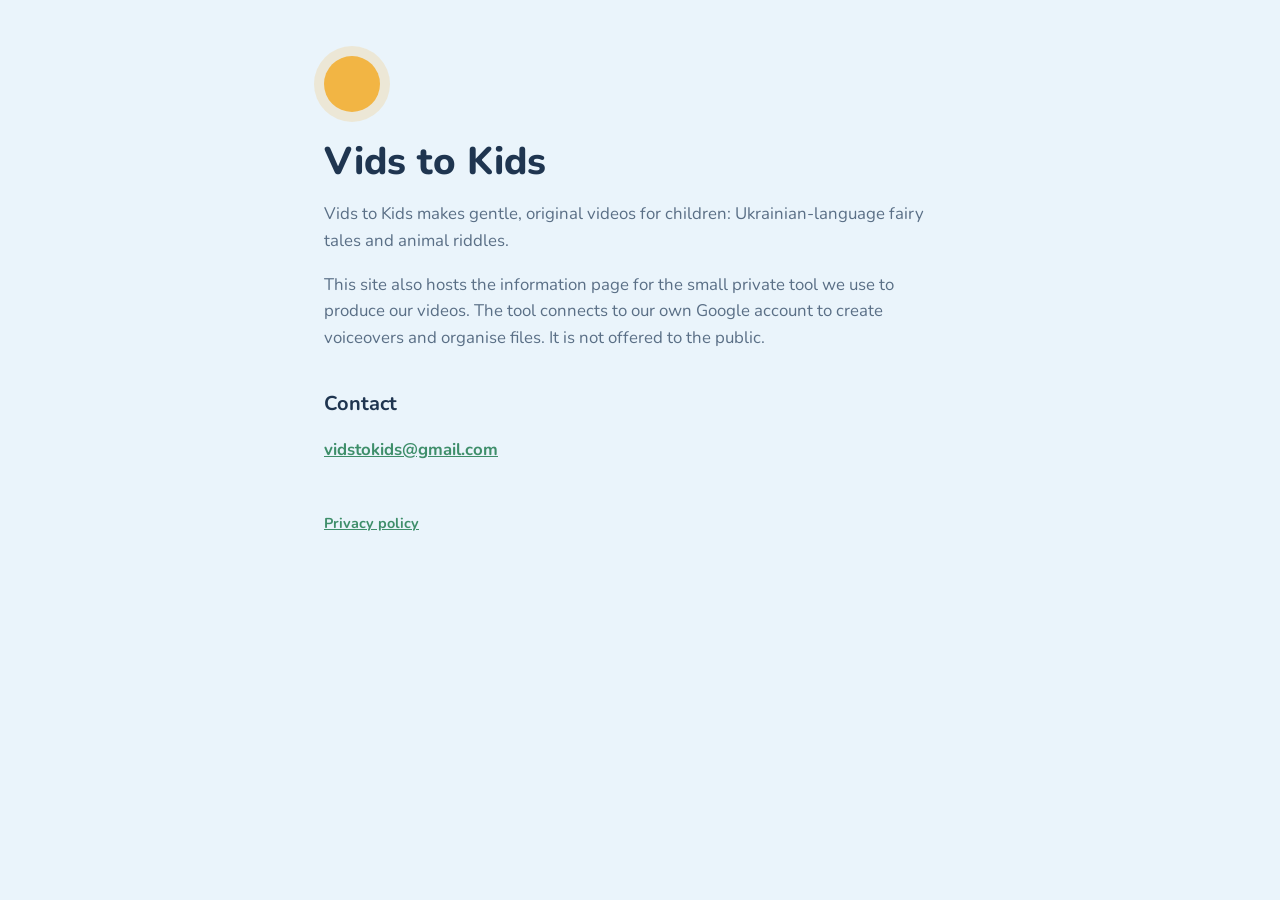
<file: index.html>
<!doctype html>
<html lang="en">
<head>
<meta charset="utf-8"><meta name="viewport" content="width=device-width, initial-scale=1">
<title>Vids to Kids</title>
<link href="https://fonts.googleapis.com/css2?family=Nunito:wght@400;700;800&display=swap" rel="stylesheet">
<link rel="stylesheet" href="style.css">
</head>
<body><main>
<div class="sun" aria-hidden="true"></div>
<h1>Vids to Kids</h1>
<p>Vids to Kids makes gentle, original videos for children: Ukrainian-language fairy tales and animal riddles.</p>
<p>This site also hosts the information page for the small private tool we use to produce our videos. The tool connects to our own Google account to create voiceovers and organise files. It is not offered to the public.</p>
<h2>Contact</h2>
<p><a href="mailto:vidstokids@gmail.com">vidstokids@gmail.com</a></p>
<footer><a href="privacy.html">Privacy policy</a></footer>
</main></body>
</html>
</file>
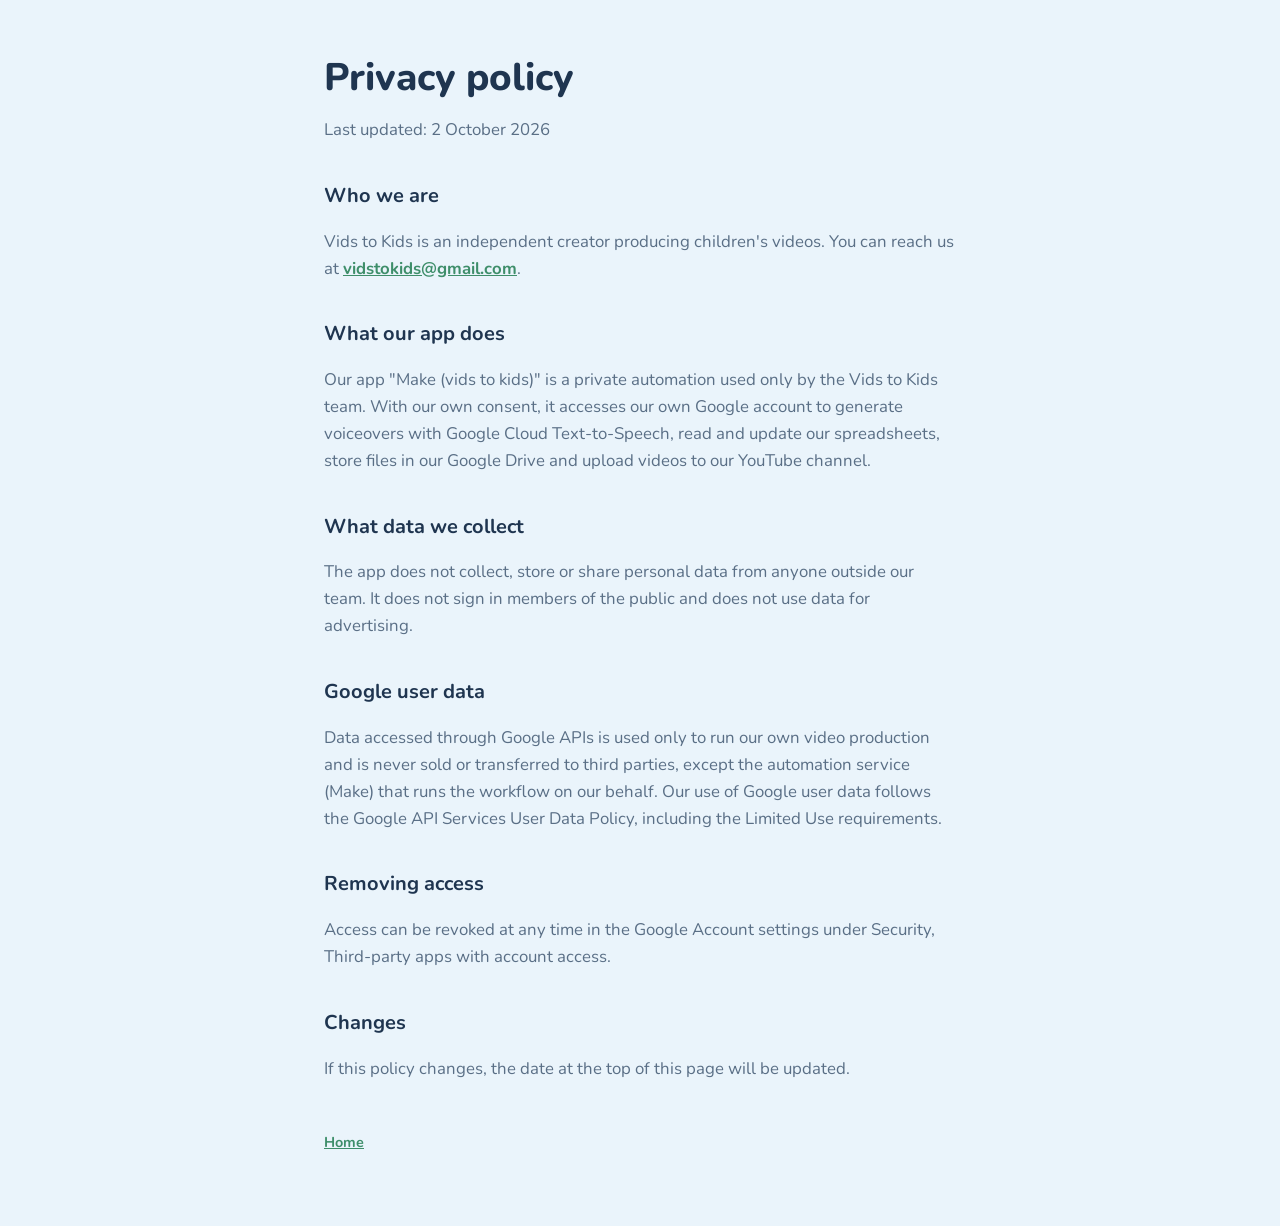
<file: privacy.html>
<!doctype html>
<html lang="en">
<head>
<meta charset="utf-8"><meta name="viewport" content="width=device-width, initial-scale=1">
<title>Privacy policy — Vids to Kids</title>
<link href="https://fonts.googleapis.com/css2?family=Nunito:wght@400;700;800&display=swap" rel="stylesheet">
<link rel="stylesheet" href="style.css">
</head>
<body><main>
<h1>Privacy policy</h1>
<p>Last updated: 2 October 2026</p>
<h2>Who we are</h2>
<p>Vids to Kids is an independent creator producing children's videos. You can reach us at <a href="mailto:vidstokids@gmail.com">vidstokids@gmail.com</a>.</p>
<h2>What our app does</h2>
<p>Our app "Make (vids to kids)" is a private automation used only by the Vids to Kids team. With our own consent, it accesses our own Google account to generate voiceovers with Google Cloud Text-to-Speech, read and update our spreadsheets, store files in our Google Drive and upload videos to our YouTube channel.</p>
<h2>What data we collect</h2>
<p>The app does not collect, store or share personal data from anyone outside our team. It does not sign in members of the public and does not use data for advertising.</p>
<h2>Google user data</h2>
<p>Data accessed through Google APIs is used only to run our own video production and is never sold or transferred to third parties, except the automation service (Make) that runs the workflow on our behalf. Our use of Google user data follows the Google API Services User Data Policy, including the Limited Use requirements.</p>
<h2>Removing access</h2>
<p>Access can be revoked at any time in the Google Account settings under Security, Third-party apps with account access.</p>
<h2>Changes</h2>
<p>If this policy changes, the date at the top of this page will be updated.</p>
<footer><a href="index.html">Home</a></footer>
</main></body>
</html>
</file>
<file: style.css>
:root{--sky:#EAF4FB;--ink:#1F3550;--soft:#5A6F86;--sun:#F2B544;--leaf:#3E8E6A}
*{box-sizing:border-box}
body{margin:0;background:var(--sky);color:var(--ink);font-family:"Nunito",system-ui,-apple-system,"Segoe UI",sans-serif;line-height:1.6}
main{max-width:680px;margin:0 auto;padding:56px 24px 72px}
h1{font-size:2.4rem;line-height:1.15;margin:0 0 12px;font-weight:800}
h2{font-size:1.25rem;margin:36px 0 8px}
p,li{color:var(--soft);font-size:1.05rem}
.sun{width:56px;height:56px;border-radius:50%;background:var(--sun);box-shadow:0 0 0 10px #F2B54433;margin-bottom:28px}
a{color:var(--leaf);font-weight:700}
a:focus-visible{outline:3px solid var(--sun);outline-offset:3px}
footer{margin-top:48px;font-size:.9rem;color:var(--soft)}
</file>
